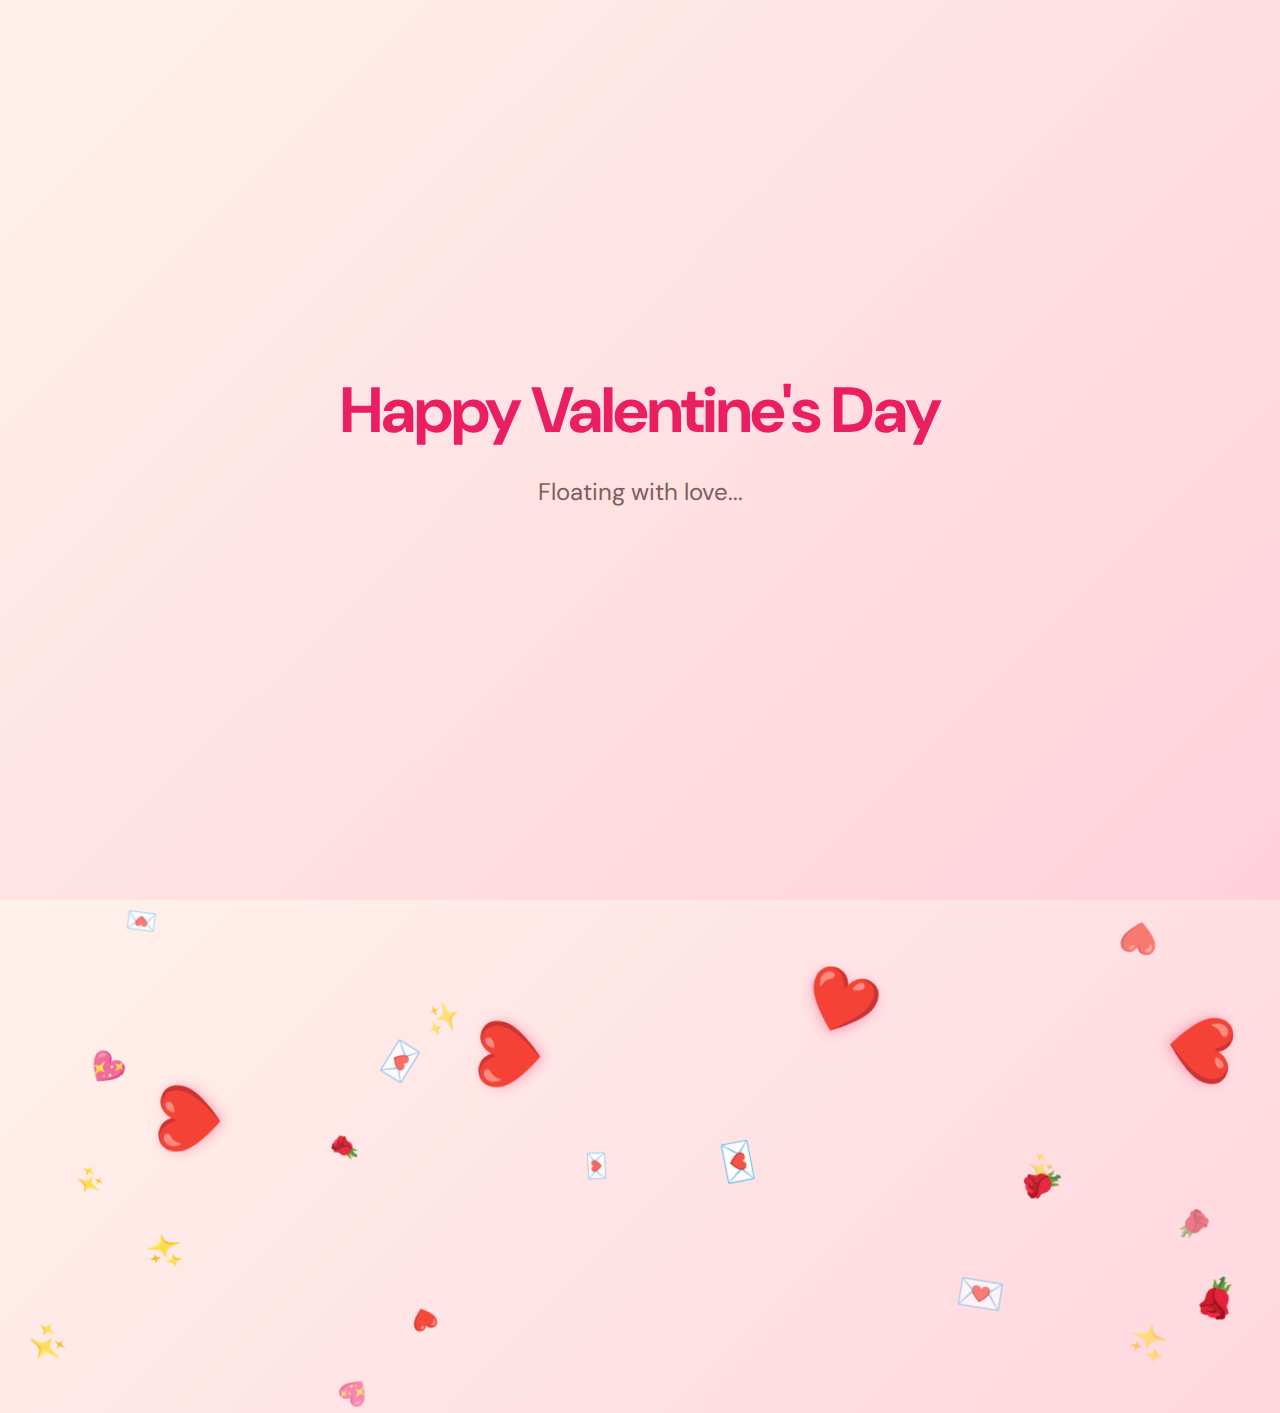
<file: index.html>
<!DOCTYPE html>
<html lang="en">

<head>
    <meta charset="UTF-8">
    <meta name="viewport" content="width=device-width, initial-scale=1.0">
    <title>Happy Valentine's Day</title>
    <link rel="preconnect" href="https://fonts.googleapis.com">
    <link rel="preconnect" href="https://fonts.gstatic.com" crossorigin>
    <link
        href="https://fonts.googleapis.com/css2?family=DM+Sans:wght@400;500;700&family=Inter:wght@400;600&display=swap"
        rel="stylesheet">
    <link rel="stylesheet" href="style.css">
</head>

<body class="home-page">
    <div id="canvas-container"></div>
    <div class="content">
        <h1 id="main-title" class="title">Happy Valentine's Day</h1>
        <p class="subtitle">Floating with love...</p>
    </div>
    <script src="script.js"></script>
</body>

</html>
</file>
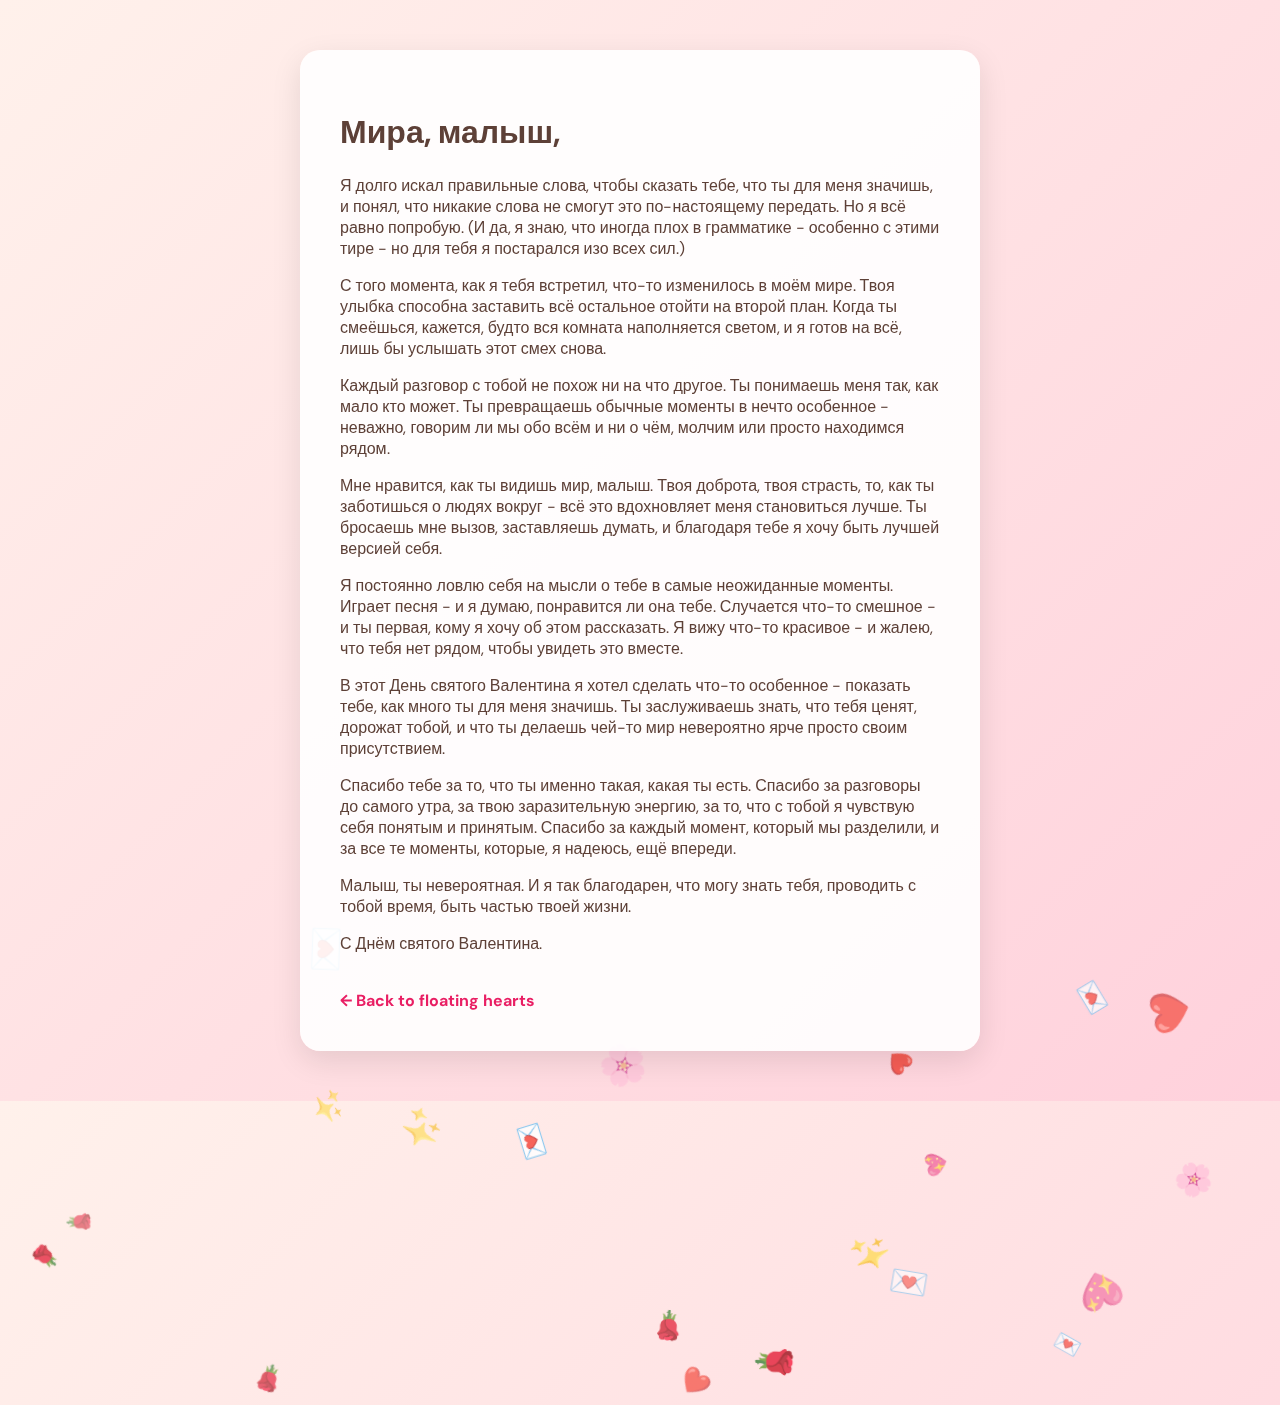
<file: letter.html>
<!DOCTYPE html>
<html lang="en">

<head>
    <meta charset="UTF-8">
    <meta name="viewport" content="width=device-width, initial-scale=1.0">
    <title>My Letter to You</title>
    <link href="https://fonts.googleapis.com/css2?family=DM+Sans:wght@400;500;700&display=swap" rel="stylesheet">
    <link rel="stylesheet" href="style.css">
    <style>
        /* Override global styles to allow scrolling */
        html,
        body {
            overflow-y: auto !important;
            height: auto !important;
            min-height: 100%;
        }

        .page-content {
            background: rgba(255, 255, 255, 0.9);
            padding: 40px;
            border-radius: 20px;
            max-width: 600px;
            margin: 50px auto;
            box-shadow: 0 10px 30px rgba(0, 0, 0, 0.1);
            position: relative;
            z-index: 100;
            text-align: left;
        }

        .back-btn {
            display: inline-block;
            margin-top: 20px;
            text-decoration: none;
            color: var(--color-primary);
            font-weight: bold;
        }
    </style>
</head>

<body>
    <div class="page-content">
        <h1>Мира, малыш,</h1>
        <p>Я долго искал правильные слова, чтобы сказать тебе, что ты для меня значишь, и понял, что никакие слова не
            смогут это по-настоящему передать. Но я всё равно попробую. (И да, я знаю, что иногда плох в грамматике -
            особенно с этими тире - но для тебя я постарался изо всех сил.)</p>
        <p>С того момента, как я тебя встретил, что-то изменилось в моём мире. Твоя улыбка способна заставить всё
            остальное отойти на второй план. Когда ты смеёшься, кажется, будто вся комната наполняется светом, и я готов
            на всё, лишь бы услышать этот смех снова.</p>
        <p>Каждый разговор с тобой не похож ни на что другое. Ты понимаешь меня так, как мало кто может. Ты превращаешь
            обычные моменты в нечто особенное - неважно, говорим ли мы обо всём и ни о чём, молчим или просто находимся
            рядом.</p>
        <p>Мне нравится, как ты видишь мир, малыш. Твоя доброта, твоя страсть, то, как ты заботишься о людях вокруг -
            всё это вдохновляет меня становиться лучше. Ты бросаешь мне вызов, заставляешь думать, и благодаря тебе я
            хочу быть лучшей версией себя.</p>
        <p>Я постоянно ловлю себя на мысли о тебе в самые неожиданные моменты. Играет песня - и я думаю, понравится ли
            она тебе. Случается что-то смешное - и ты первая, кому я хочу об этом рассказать. Я вижу что-то красивое - и
            жалею, что тебя нет рядом, чтобы увидеть это вместе.</p>
        <p>В этот День святого Валентина я хотел сделать что-то особенное - показать тебе, как много ты для меня
            значишь. Ты заслуживаешь знать, что тебя ценят, дорожат тобой, и что ты делаешь чей-то мир невероятно ярче
            просто своим присутствием.</p>
        <p>Спасибо тебе за то, что ты именно такая, какая ты есть. Спасибо за разговоры до самого утра, за твою
            заразительную энергию, за то, что с тобой я чувствую себя понятым и принятым. Спасибо за каждый момент,
            который мы разделили, и за все те моменты, которые, я надеюсь, ещё впереди.</p>
        <p>Малыш, ты невероятная. И я так благодарен, что могу знать тебя, проводить с тобой время, быть частью твоей
            жизни.</p>
        <p>С Днём святого Валентина.</p>
        <a href="index.html" class="back-btn">← Back to floating hearts</a>
    </div>
    <!-- Reuse script for background floating effects -->
    <script src="script.js"></script>
</body>

</html>
</file>
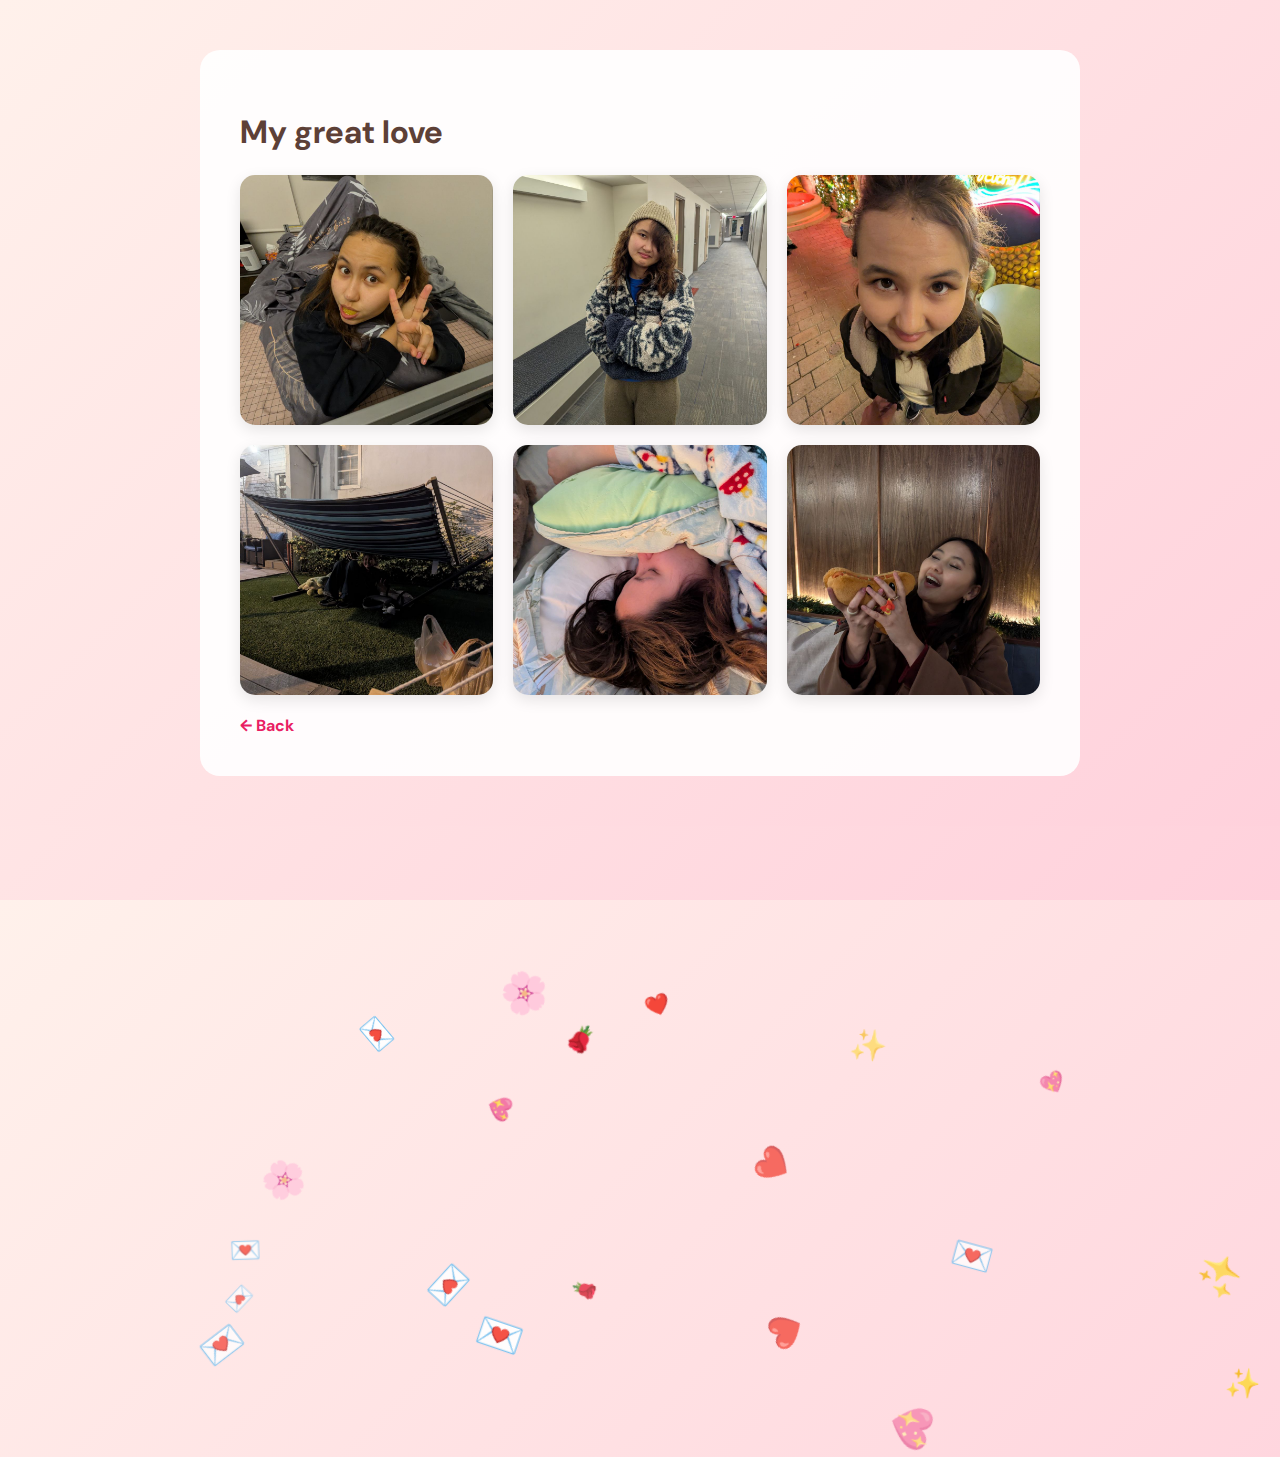
<file: photos.html>
<!DOCTYPE html>
<html lang="en">

<head>
    <meta charset="UTF-8">
    <meta name="viewport" content="width=device-width, initial-scale=1.0">
    <title>Our Memories</title>
    <link href="https://fonts.googleapis.com/css2?family=DM+Sans:wght@400;500;700&display=swap" rel="stylesheet">
    <link rel="stylesheet" href="style.css">
    <style>
        /* Override global styles to allow scrolling */
        html,
        body {
            overflow-y: auto !important;
            height: auto !important;
            min-height: 100%;
        }

        .page-content {
            background: rgba(255, 255, 255, 0.9);
            padding: 40px;
            border-radius: 20px;
            max-width: 800px;
            margin: 50px auto;
            position: relative;
            z-index: 100;
        }

        .gallery {
            display: grid;
            grid-template-columns: repeat(auto-fit, minmax(200px, 1fr));
            gap: 20px;
            margin-top: 20px;
        }

        .gallery div {
            height: 250px;
            background: #fff;
            border-radius: 15px;
            display: flex;
            align-items: center;
            justify-content: center;
            overflow: hidden;
            box-shadow: 0 5px 15px rgba(0, 0, 0, 0.1);
            transition: transform 0.3s ease;
        }

        .gallery div:hover {
            transform: scale(1.05);
            z-index: 10;
        }

        .gallery img {
            width: 100%;
            height: 100%;
            object-fit: cover;
        }
    </style>
</head>

<body>
    <div class="page-content">
        <h1>My great love</h1>
        <div class="gallery">
            <div class="photo-item"><img src="photos/photo_2026-02-13 23.17.15.jpeg" alt="Us"></div>
            <div class="photo-item"><img src="photos/photo_2026-02-13 23.17.17.jpeg" alt="Us"></div>
            <div class="photo-item"><img src="photos/photo_2026-02-13 23.17.20.jpeg" alt="Us"></div>
            <div class="photo-item"><img src="photos/photo_2026-02-13 23.17.21.jpeg" alt="Us"></div>
            <div class="photo-item"><img src="photos/photo_2026-02-13 23.17.23.jpeg" alt="Us"></div>
            <div class="photo-item"><img src="photos/photo_2026-02-13 23.17.24.jpeg" alt="Us"></div>
        </div>
        <a href="index.html"
            style="display:inline-block; margin-top:20px; text-decoration:none; color:#e91e63; font-weight:bold;">←
            Back</a>
    </div>
    <script src="script.js"></script>
</body>

</html>
</file>
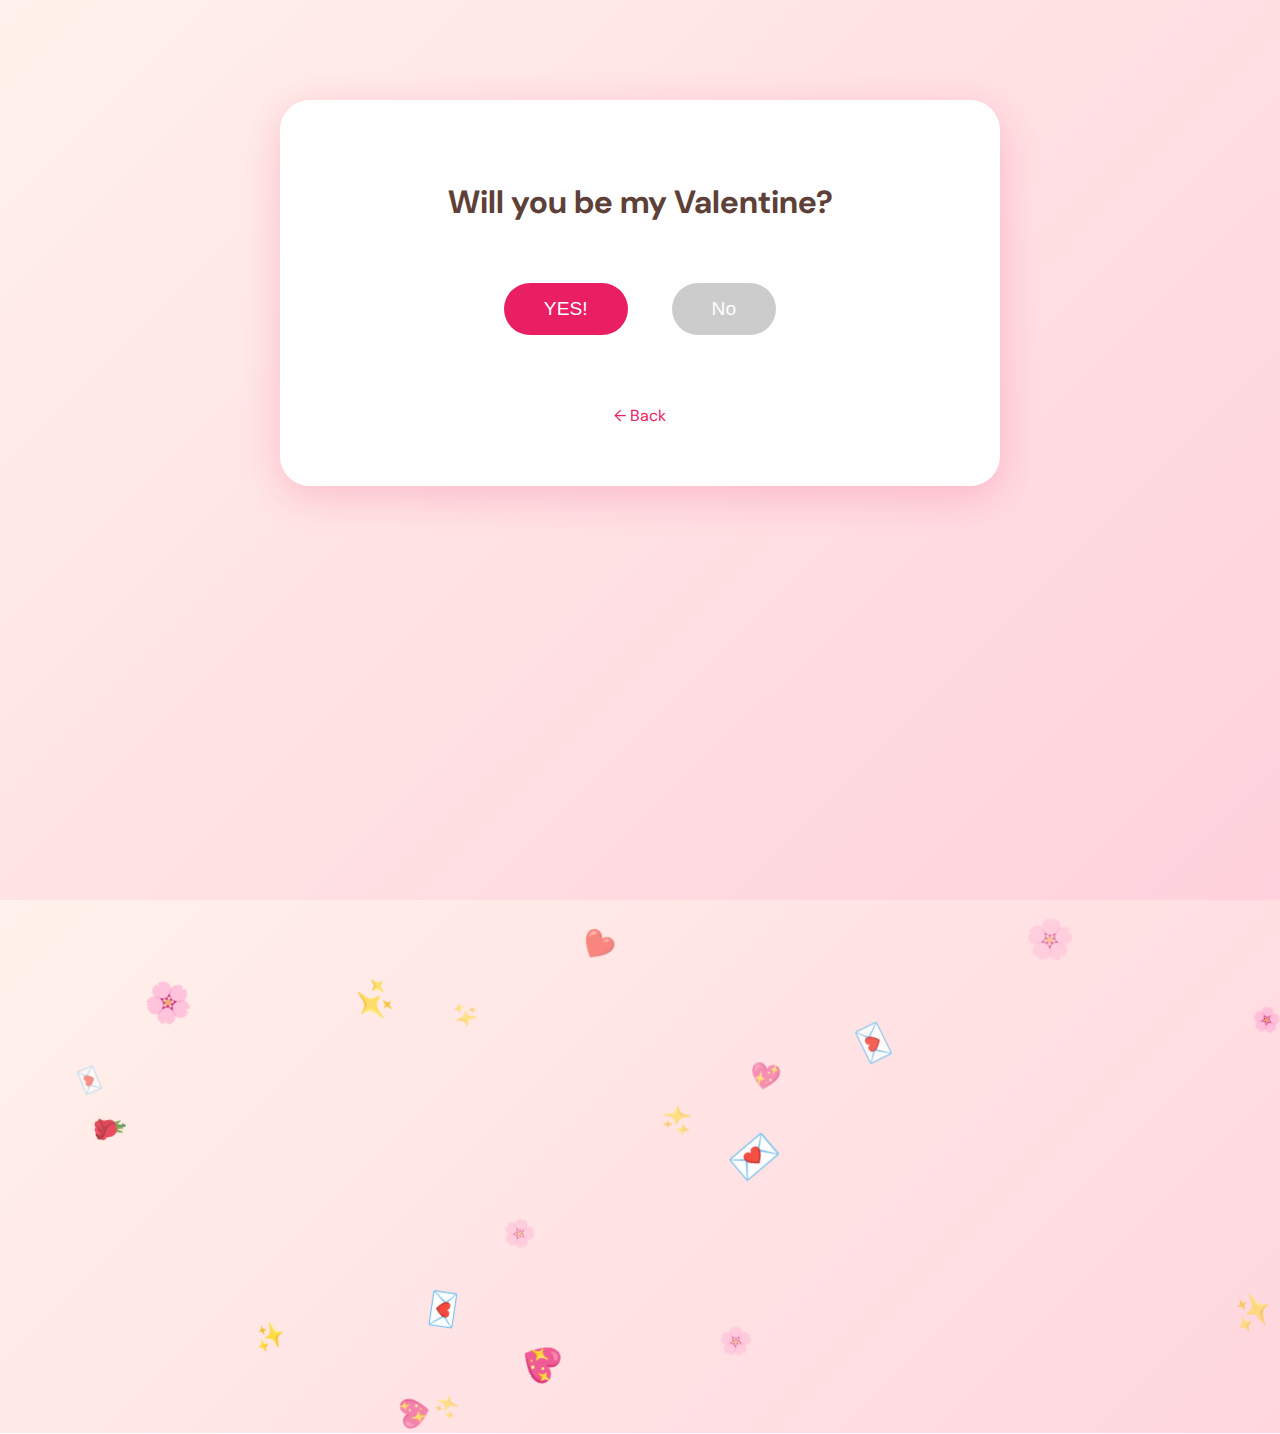
<file: question.html>
<!DOCTYPE html>
<html lang="en">

<head>
    <meta charset="UTF-8">
    <meta name="viewport" content="width=device-width, initial-scale=1.0">
    <title>A Question...</title>
    <link href="https://fonts.googleapis.com/css2?family=DM+Sans:wght@400;500;700&display=swap" rel="stylesheet">
    <link rel="stylesheet" href="style.css">
    <style>
        .page-content {
            background: rgba(255, 255, 255, 0.95);
            padding: 60px;
            border-radius: 30px;
            max-width: 600px;
            margin: 100px auto;
            position: relative;
            z-index: 100;
            text-align: center;
            box-shadow: 0 10px 40px rgba(233, 30, 99, 0.2);
        }

        .btn {
            background: #e91e63;
            color: white;
            border: none;
            padding: 15px 40px;
            font-size: 1.2rem;
            border-radius: 50px;
            cursor: pointer;
            margin: 20px;
            transition: transform 0.2s;
        }

        .btn:hover {
            transform: scale(1.1);
        }

        .btn-no {
            background: #ccc;
        }
    </style>
</head>

<body>
    <div class="page-content">
        <div id="question-container" style="transition: opacity 0.5s;">
            <h1>Will you be my Valentine?</h1>
            <div style="margin-top: 40px;">
                <button class="btn" onclick="sayYes()">YES!</button>
                <button class="btn btn-no"
                    onmouseover="this.style.position='absolute'; this.style.top = Math.random()*300 + 'px'; this.style.left = Math.random()*300 + 'px';">No</button>
            </div>
        </div>
        <div id="success-message" style="display: none; opacity: 0; transition: opacity 1s;">
            <h1 style="line-height: 1.4; color: #e91e63;">Ты только что сделала меня<br>самым счастливым человеком! ❤️
            </h1>
        </div>

        <div style="margin-top: 50px;">
            <a href="index.html" style="text-decoration:none; color:#e91e63;">← Back</a>
        </div>
    </div>
    <script src="script.js"></script>
    <script>
        function sayYes() {
            const container = document.getElementById('question-container');
            const success = document.getElementById('success-message');

            container.style.opacity = '0';
            setTimeout(() => {
                container.style.display = 'none';
                success.style.display = 'block';
                // Trigger reflow
                success.offsetHeight;
                success.style.opacity = '1';

                // Optional: Launch some confetti or hearts here if we wanted!
            }, 500);
        }
    </script>
</body>

</html>
</file>
<file: style.css>
:root {
    --bg-gradient-start: #fff1eb;
    --bg-gradient-end: #ffd1dc;
    --color-primary: #e91e63;
    --color-text: #5d4037;
    --font-main: 'DM Sans', sans-serif;
}

body,
html {
    margin: 0;
    padding: 0;
    width: 100%;
    height: 100%;
    overflow: hidden;
    font-family: var(--font-main);
    background: linear-gradient(135deg, var(--bg-gradient-start) 0%, var(--bg-gradient-end) 100%);
    color: var(--color-text);
}

.content {
    /* Position container for original layout only */
    position: absolute;
    top: 50%;
    left: 50%;
    transform: translate(-50%, -50%);
    text-align: center;
    width: 100%;
    pointer-events: none;
    z-index: 20;
    /* Ensure title is above background but below special hearts? Actually special hearts should be top */
}

.title {
    font-size: 4rem;
    /* Match JS size */
    font-weight: 700;
    color: var(--color-primary);
    margin: 0;
    margin-bottom: 20px;
    letter-spacing: -2px;
    /* Tighten up a bit */
}

.subtitle {
    font-size: 1.5rem;
    color: var(--color-text);
    opacity: 0.8;
}

/* Base class for all physics entities */
.floating-element,
.text-particle,
.special-heart {
    position: absolute;
    will-change: transform;
    user-select: none;
    top: 0;
    left: 0;
}

.floating-element {
    pointer-events: none;
    z-index: 1;
}

.text-particle {
    z-index: 10;
}

/* Special Navigation Hearts */
.special-heart {
    z-index: 50;
    /* Highest priority */
    cursor: pointer;
    filter: drop-shadow(0 4px 6px rgba(233, 30, 99, 0.3));
    animation: pulse 2s infinite ease-in-out;
    display: flex;
    flex-direction: column;
    align-items: center;
    justify-content: center;
    transition: transform 0.2s;
    /* Initial hover effect handled by JS physics, but we can add CSS scale too */
}

.special-heart:hover {
    transform: scale(1.1);
    /* This might fight with JS transform, best to let JS handle scale or use inner element */
    z-index: 51;
}

.heart-label {
    font-size: 14px;
    background: rgba(255, 255, 255, 0.9);
    padding: 4px 8px;
    border-radius: 12px;
    margin-top: -10px;
    /* Overlap slightly */
    opacity: 0;
    transition: opacity 0.3s;
    pointer-events: none;
    font-weight: bold;
    color: var(--color-primary);
    white-space: nowrap;
}

.special-heart:hover .heart-label {
    opacity: 1;
}

@keyframes pulse {
    0% {
        filter: drop-shadow(0 0 0 rgba(233, 30, 99, 0.4));
    }

    50% {
        filter: drop-shadow(0 0 15px rgba(233, 30, 99, 0.6));
    }

    100% {
        filter: drop-shadow(0 0 0 rgba(233, 30, 99, 0.4));
    }
}
</file>
